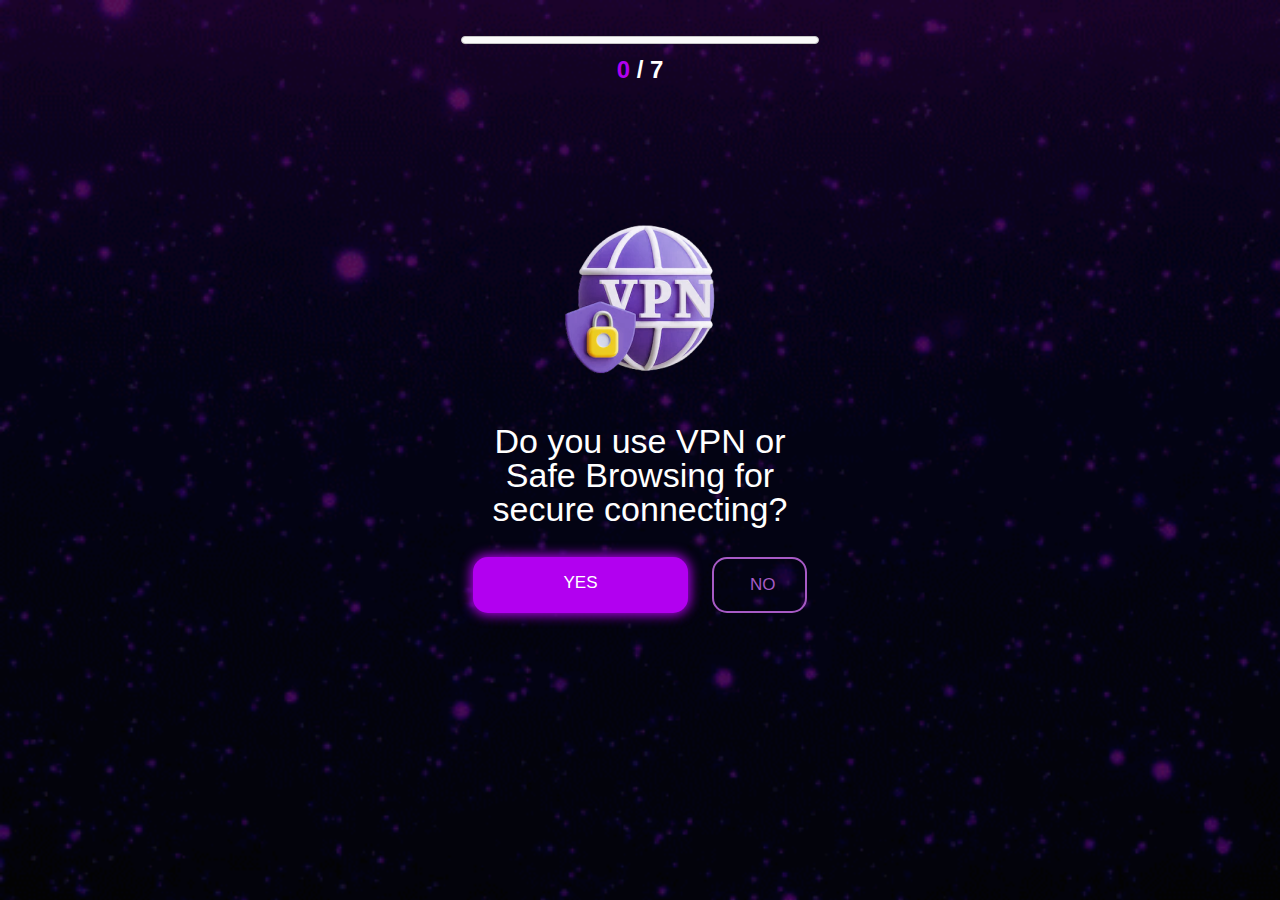
<file: en/questions.html>
<!DOCTYPE html>
<html lang="en">

<head>
    <meta http-equiv="Content-Type" content="text/html; charset=UTF-8">
    <title>Questions</title>
    <meta name="viewport" content="width=device-width, initial-scale=1.0">
    <link rel="shortcut icon" href="../assets_files/favicon.png" type="image/x-icon">

    <link type="text/css" href="../assets_files/style.css" rel="stylesheet">

</head>

<body >
  <div class="div-main">


<!-- Вопросы -->

    <div id="questions_box" class="questions_box">
       
        <div id="progress" class="progress" style="margin-top: 20px;"></div>
        <div id="counter" class="counter" style="margin-top:16px" ></div>
        
        <div class="step" data-step="1">
            <img src="../img/1.png" alt="" style="margin-top: 30%;">
            <h2>Do you use VPN  or Safe Browsing for secure connecting?</h2>
            <div class="" style="display: flex;justify-content: space-around;">

            
            <div class="answer-btn" style="box-shadow: 0px 0px 12px 2px #B200F0; width: 215px;">YES</div>
            <button class="answer-btn" style="width: 95px; border: 2px solid #A75AC5; border-radius: 15px; background: none; color: #A75AC5;">NO</button>
 
        </div>
        </div>
        <div class="step" data-step="2">
            <img src="../img/2.png" alt="" style="margin-top: 30%;">
            <h2>Have you checked the relevance of the OS for a long time?</h2>
            <div class="" style="display: flex;justify-content: space-around;">

            
            <div class="answer-btn" style="box-shadow: 0px 0px 12px 2px #B200F0; width: 215px;">YES</div>
            <button class="answer-btn" style="width: 95px; border: 2px solid #A75AC5; border-radius: 15px; background: none; color: #A75AC5;">NO</button>
 
        </div>
        </div>
        <div class="step" data-step="3">
            <img src="../img/3.png" alt="" style="margin-top: 30%;">
            <h2>Do you lock private photos in Secret folder? </h2>
            <div class="" style="display: flex;justify-content: space-around;">

            
            <div class="answer-btn" style="box-shadow: 0px 0px 12px 2px #B200F0; width: 215px;">YES</div>
            <button class="answer-btn" style="width: 95px; border: 2px solid #A75AC5; border-radius: 15px; background: none; color: #A75AC5;">NO</button>
 
        </div>
        </div>
        <div class="step" data-step="4">
            <img src="../img/4.png" alt="" style="margin-top: 30%;">
            <h2>Have you already blocked annoying ads?</h2>
            <div class="" style="display: flex;justify-content: space-around;">

            
            <div class="answer-btn" style="box-shadow: 0px 0px 12px 2px #B200F0; width: 215px;">YES</div>
            <button class="answer-btn" style="width: 95px; border: 2px solid #A75AC5; border-radius: 15px; background: none; color: #A75AC5;">NO</button>
 
        </div>
        </div>
        <div class="step" data-step="5">
            <img src="../img/5.png" alt="" style="margin-top: 30%;">
            <h2>Have you checked IP, speed and other device info?</h2>
            <div class="" style="display: flex;justify-content: space-around;">

            
            <div class="answer-btn" style="box-shadow: 0px 0px 12px 2px #B200F0; width: 215px;">YES</div>
            <button class="answer-btn" style="width: 95px; border: 2px solid #A75AC5; border-radius: 15px; background: none; color: #A75AC5;">NO</button>
 
        </div>
        </div>
        <div class="step" data-step="6">
            <img src="../img/6.png" alt="" style="margin-top: 30%;">
            <h2>Do you check who can spy your location?</h2>
            <div class="" style="display: flex;justify-content: space-around;">

            
            <div class="answer-btn" style="box-shadow: 0px 0px 12px 2px #B200F0; width: 215px;">YES</div>
            <button class="answer-btn" style="width: 95px; border: 2px solid #A75AC5; border-radius: 15px; background: none; color: #A75AC5;">NO</button>
 
        </div>
        </div>
        <div class="step" data-step="7">
            <img src="../img/7.png" alt="" style="margin-top: 30%;">
            <h2>Have you already cleaned storage from junk?</h2>
            <div class="" style="display: flex;justify-content: space-around;">

            
            <div class="answer-btn" style="box-shadow: 0px 0px 12px 2px #B200F0; width: 215px;">YES</div>
            <button class="answer-btn" style="width: 95px; border: 2px solid #A75AC5; border-radius: 15px; background: none; color: #A75AC5;">NO</button>
 
        </div>
        </div>
        <div id="result-box">
            
            <div class="check_box" >
                <div id="check_box">
                <img class="load" src="../assets_files/load_1.gif" alt="">
                <h2>Analyzing <br> your answers</h2>
                <div class="check_line">

                    <div class="check_no" id="res1_no">
                        <img src="../img/no_check.png" alt="">
                        <div>Choosing the best solution to protect you on the Internet based on your answers</div>
                    </div>
                    <div class="check_yes" id="res1_yes">
                        <img src="../img/check.png" alt="">
                        <div>Choosing the best solution to protect you on the Internet based on your answers</div>
                    </div>
                    <div class="check_no" id="res2_no">
                        <img src="../img/no_check.png" alt="">
                        <div>Personalizing steps to achieve your goals</div>
                    </div>
                    <div class="check_yes" id="res2_yes">
                        <img src="../img/check.png" alt="">
                        <div>Personalizing steps to achieve your goals</div>
                    </div>
                    <div class="check_no" id="res3_no">
                        <img src="../img/no_check.png" alt="">
                        <div>Preparing your personal security functions & reminders</div>
                    </div>
                    <div class="check_yes" id="res3_yes">
                        <img src="../img/check.png" alt="">
                        <div>Preparing your personal security functions & reminders</div>
                    </div>
                    <div class="check_no" id="res4_no">
                        <img src="../img/no_check.png" alt="">
                        <div>Creating your account</div>
                    </div>
                    <div class="check_yes" id="res4_yes">
                        <img src="../img/check.png" alt="">
                        <div>Creating your account</div>
                    </div>
                </div>

                
                
            </div>
            <div id="emeil">
                
                
                <form class="form" action="javascript:void(0)" >
                    <h3>Enter your email to get the results in a few steps:</h3>
                        <input type="email" class="email" autocomplete="email" autocapitalize="none" type="email" inputmode="email" placeholder="example@gmail.com" style="width: 98%;">
                        <div style="height: 50px;">
                            <span class="eerror"></span>
                        </div>
                       
                     
                    <button  type="submit" class="btn-submit butt" style="width: 100%;">Continue</button>
                  </form>

            
            </div>
        </div>
        </div>
      

    </div>
    
</div>

<!-- Скрипт работы  -->
<script src="https://code.jquery.com/jquery-3.6.1.js" integrity="sha256-3zlB5s2uwoUzrXK3BT7AX3FyvojsraNFxCc2vC/7pNI=" crossorigin="anonymous"></script>
    <script>
        ; (function () {
            let questionBox = document.getElementById('questions_box'),
                resultBox = document.getElementById('result-box'),
                progress1= document.getElementById('progress'),
                counter = document.getElementById('counter'),
                progressBar = document.getElementById('progress'),
                steps = questionBox.getElementsByClassName('step'),
                check_box = document.getElementById('check_box'),
                res1_no=document.getElementById('res1_no'),
                res2_no=document.getElementById('res2_no'),
                res3_no=document.getElementById('res3_no'),
                res4_no=document.getElementById('res4_no'),
                res1_yes=document.getElementById('res1_yes'),
                res2_yes=document.getElementById('res2_yes'),
                res3_yes=document.getElementById('res3_yes'),
                res4_yes=document.getElementById('res4_yes'),
                emeil=document.getElementById('emeil'),
                
                
                currentStep = 0,
                progress;
                
            res1_yes.style.display = 'none';  
            res2_yes.style.display = 'none'; 
            res3_yes.style.display = 'none'; 
            res4_yes.style.display = 'none'; 
            
            function questionCounter(el, quant, num) {
                el.innerHTML = '<span></span>' +  num + '<span class="quantity"> / ' + quant + '</span>'
            }
            function questionProgress(el, quant, num) {
                if (!progress) progress = el.appendChild(document.createElement('span'));
                progress.style.right = 100 - (100 / quant * num) + '%';
            }
            for (let i = 0; i < steps.length; i++) {
                steps[i].addEventListener('click', function (e) {
                    if (e.target.classList.contains('answer-btn')
                        && e.currentTarget.dataset.step !== currentStep) {
                        currentStep = e.currentTarget.dataset.step;
                        questionProgress(progressBar, steps.length, currentStep);
                        questionCounter(counter, steps.length, currentStep);
                        e.currentTarget.style.display = 'none';
                        if (steps[currentStep]) {
                            steps[currentStep].style.display = 'block';
                        }
                        else {
                            
                            resultBox.style.display = 'block';
                            setTimeout(function(){
                            res1_no.style.display = 'none';  
                            res1_yes.style.display = 'flex'; 

                            },1000)
                            setTimeout(function(){
                            res2_no.style.display = 'none';  
                            res2_yes.style.display = 'flex'; 

                            },2000)
                            setTimeout(function(){
                            res3_no.style.display = 'none';  
                            res3_yes.style.display = 'flex'; 

                            },3000)
                            setTimeout(function(){
                            res4_no.style.display = 'none';  
                            res4_yes.style.display = 'flex'; 

                            },4000)
                             
                            let timer = setTimeout(function () {
                                
                                    
                                check_box.style.display = 'none'; 
                                emeil.style.display = 'flex'; 
                                

                                
                            }, 6000);
                        }
                    }
                })
            }
            steps[currentStep].style.display = 'block';
            questionProgress(progressBar, steps.length, currentStep);
            questionCounter(counter, steps.length, currentStep);
        })();

        $(function() {
  $(".btn-submit").on("click", validate);
 
  // Validate email
  function validateEmail(email) {
    var re = /[a-z0-9!#$%&'*+/=?^_`{|}~-]+(?:\.[a-z0-9!#$%&'*+/=?^_`{|}~-]+)*@(?:[a-z0-9](?:[a-z0-9-]*[a-z0-9])?\.)+[a-z0-9](?:[a-z0-9-]*[a-z0-9])?/;
    return re.test(String(email).toLowerCase());
  }
   
  // send form
  function sendForm() {
    setTimeout(function(){
        
        window.location.href = "./land.html"

                            },1000)
    
  }
 
  // validate email and send form after success validation
  function validate() {
    var email = $(".email").val();
    var $error = $(".eerror");
    $error.text("");
 
    if (validateEmail(email)) {
      $error.fadeOut();
      sendForm();
    } else {
      $error.fadeIn();
      $error.text('Input error. Enter type "yourname@email.com"');
    }
    return false;
  }
});
    </script>

</body>

</html>
</file>
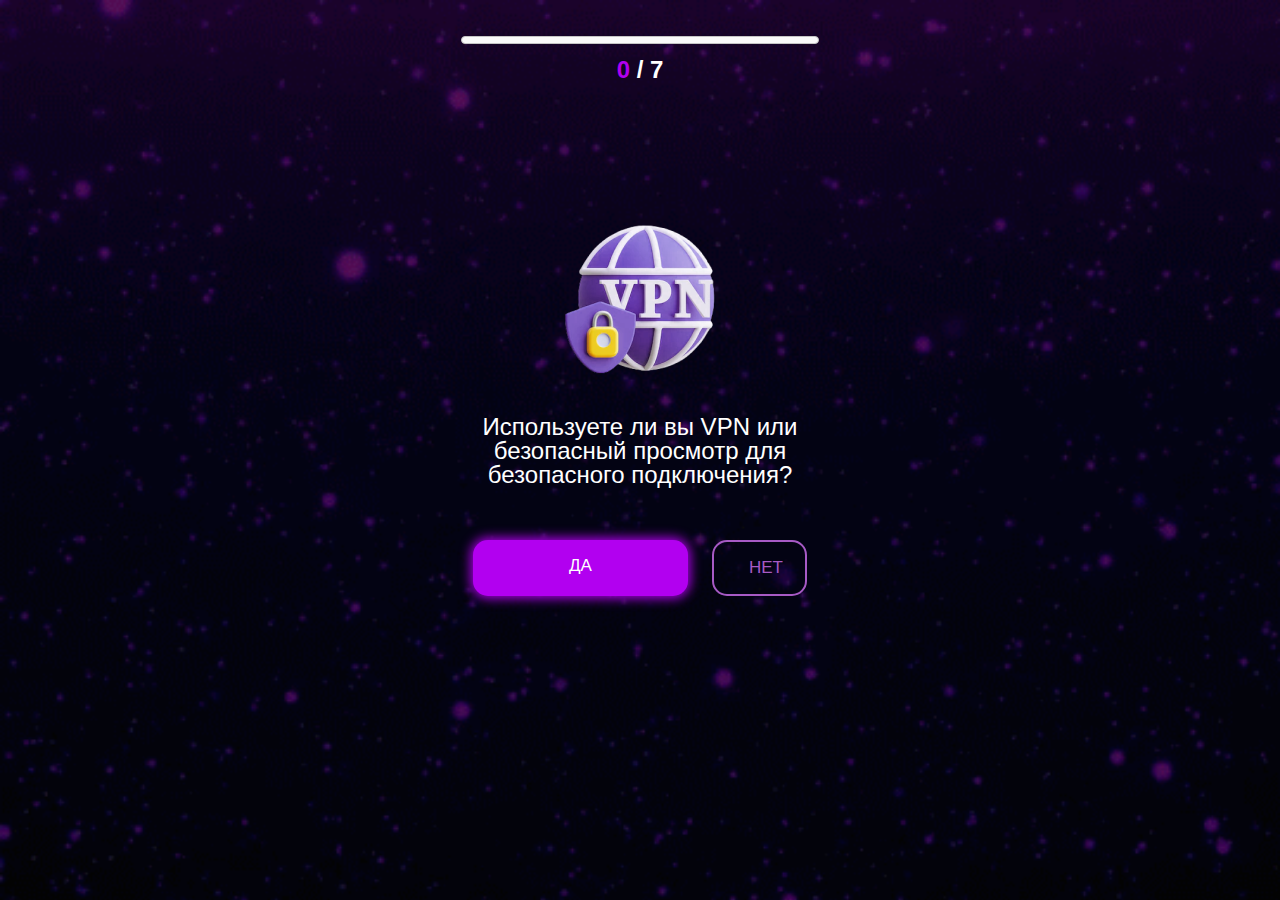
<file: ru/questions.html>
<!DOCTYPE html>
<html lang="en">

<head>
    <meta http-equiv="Content-Type" content="text/html; charset=UTF-8">
    <title>Вопросы</title>
    <meta name="viewport" content="width=device-width, initial-scale=1.0">
    <link rel="shortcut icon" href="../assets_files/favicon.png" type="image/x-icon">

    <link type="text/css" href="../assets_files/style.css" rel="stylesheet">

</head>

<body >
  <div class="div-main">


<!-- Вопросы -->

    <div id="questions_box" class="questions_box">
       
        <div id="progress" class="progress" style="margin-top: 20px;"></div>
        <div id="counter" class="counter" style="margin-top:16px" ></div>
        
        <div class="step" data-step="1">
            <img src="../img/1.png" alt="" style="margin-top: 30%;">
            <h2 style="font-size: 24px;">Используете ли вы VPN или безопасный просмотр для безопасного подключения?</h2>
            <div class="" style="display: flex;justify-content: space-around;">

            
            <div class="answer-btn" style="box-shadow: 0px 0px 12px 2px #B200F0; width: 215px;">ДА</div>
<div class="answer-btn" style="width: 95px; border: 2px solid #A75AC5; border-radius: 15px; background: none; color: #A75AC5;">
                <span style="position: relative; left: -1px;">НЕТ</span>
                </div> 
        </div>
        </div>
        <div class="step" data-step="2">
            <img src="../img/2.png" alt="" style="margin-top: 30%;">
            <h2 style="font-size: 24px;">Вы давно проверяли актуальность ОС?</h2>
            <div class="" style="display: flex;justify-content: space-around;">

            
            <div class="answer-btn" style="box-shadow: 0px 0px 12px 2px #B200F0; width: 215px;">ДА</div>
<div class="answer-btn" style="width: 95px; border: 2px solid #A75AC5; border-radius: 15px; background: none; color: #A75AC5;">
                <span style="position: relative; left: -1px;">НЕТ</span>
                </div> 
        </div>
        </div>
        <div class="step" data-step="3">
            <img src="../img/3.png" alt="" style="margin-top: 30%;">
            <h2 style="font-size: 24px;">Вы защищаете личные фотографии в секретной папке?</h2>
            <div class="" style="display: flex;justify-content: space-around;">

            
            <div class="answer-btn" style="box-shadow: 0px 0px 12px 2px #B200F0; width: 215px;">ДА</div>
            <div class="answer-btn" style="width: 95px; border: 2px solid #A75AC5; border-radius: 15px; background: none; color: #A75AC5;">
                <span style="position: relative; left: -1px;">НЕТ</span>
                </div>
 
        </div>
        </div>
        <div class="step" data-step="4">
            <img src="../img/4.png" alt="" style="margin-top: 30%;">
            <h2 style="font-size: 24px;">Вы уже заблокировали надоедливую рекламу?</h2>
            <div class="" style="display: flex;justify-content: space-around;">

            
            <div class="answer-btn" style="box-shadow: 0px 0px 12px 2px #B200F0; width: 215px;">ДА</div>
<div class="answer-btn" style="width: 95px; border: 2px solid #A75AC5; border-radius: 15px; background: none; color: #A75AC5;">
                <span style="position: relative; left: -1px;">НЕТ</span>
                </div> 
        </div>
        </div>
        <div class="step" data-step="5">
            <img src="../img/5.png" alt="" style="margin-top: 30%;">
            <h2 style="font-size: 24px;">Вы проверили IP, скорость и другую информацию об устройстве?</h2>
            <div class="" style="display: flex;justify-content: space-around;">

            
            <div class="answer-btn" style="box-shadow: 0px 0px 12px 2px #B200F0; width: 215px;">ДА</div>
<div class="answer-btn" style="width: 95px; border: 2px solid #A75AC5; border-radius: 15px; background: none; color: #A75AC5;">
                <span style="position: relative; left: -1px;">НЕТ</span>
                </div> 
        </div>
        </div>
        <div class="step" data-step="6">
            <img src="../img/6.png" alt="" style="margin-top: 30%;">
            <h2 style="font-size: 24px;">Вы проверяете, кто может шпионить за вашим местоположением?</h2>
            <div class="" style="display: flex;justify-content: space-around;">

            
            <div class="answer-btn" style="box-shadow: 0px 0px 12px 2px #B200F0; width: 215px;">ДА</div>
<div class="answer-btn" style="width: 95px; border: 2px solid #A75AC5; border-radius: 15px; background: none; color: #A75AC5;">
                <span style="position: relative; left: -1px;">НЕТ</span>
                </div> 
        </div>
        </div>
        <div class="step" data-step="7">
            <img src="../img/7.png" alt="" style="margin-top: 30%;">
            <h2 style="font-size: 24px;">Вы уже почистили хранилище от хлама?</h2>
            <div class="" style="display: flex;justify-content: space-around;">

            
            <div class="answer-btn" style="box-shadow: 0px 0px 12px 2px #B200F0; width: 215px;">ДА</div>
<div class="answer-btn" style="width: 95px; border: 2px solid #A75AC5; border-radius: 15px; background: none; color: #A75AC5;">
                <span style="position: relative; left: -1px;">НЕТ</span>
                </div> 
        </div>
        </div>
        <div id="result-box">
            
            <div class="check_box" >
                <div id="check_box">
                <img class="load" src="../assets_files/load_1.gif" alt="">
                <h2>Анализ <br> ваших ответов</h2>
                <div class="check_line">

                    <div class="check_no" id="res1_no">
                        <img src="../img/no_check.png" alt="">
                        <div>Выбор лучшего решения для вашей защиты в Интернете на основе ваших ответов</div>
                    </div>
                    <div class="check_yes" id="res1_yes">
                        <img src="../img/check.png" alt="">
                        <div>Выбор лучшего решения для вашей защиты в Интернете на основе ваших ответов</div>
                    </div>
                    <div class="check_no" id="res2_no">
                        <img src="../img/no_check.png" alt="">
                        <div>Персонализация шагов для достижения ваших целей</div>
                    </div>
                    <div class="check_yes" id="res2_yes">
                        <img src="../img/check.png" alt="">
                        <div>Персонализация шагов для достижения ваших целей</div>
                    </div>
                    <div class="check_no" id="res3_no">
                        <img src="../img/no_check.png" alt="">
                        <div>Подготовка ваших личных функций безопасности и напоминаний</div>
                    </div>
                    <div class="check_yes" id="res3_yes">
                        <img src="../img/check.png" alt="">
                        <div>Подготовка ваших личных функций безопасности и напоминаний</div>
                    </div>
                    <div class="check_no" id="res4_no">
                        <img src="../img/no_check.png" alt="">
                        <div>Создание учетной записи</div>
                    </div>
                    <div class="check_yes" id="res4_yes">
                        <img src="../img/check.png" alt="">
                        <div>Создание учетной записи</div>
                    </div>
                </div>

                
                
            </div>
            <div id="emeil">
                
                
                <form class="form" action="javascript:void(0)" >
                    <h3>Введите свой адрес электронной почты, чтобы получить результаты в несколько шагов:</h3>
                        <input type="email" class="email" autocomplete="email" autocapitalize="none" type="email" inputmode="email" placeholder="example@gmail.com" style="width: 98%;">
                        <div style="height: 50px;">
                            <span class="eerror"></span>
                        </div>
                       
                     
                    <button  type="submit" class="btn-submit butt" style="width: 100%;">Продолжить</button>
                  </form>

            
            </div>
        </div>
        </div>
      

    </div>
    
</div>

<!-- Скрипт работы  -->
<script src="https://code.jquery.com/jquery-3.6.1.js" integrity="sha256-3zlB5s2uwoUzrXK3BT7AX3FyvojsraNFxCc2vC/7pNI=" crossorigin="anonymous"></script>
    <script>
        ; (function () {
            let questionBox = document.getElementById('questions_box'),
                resultBox = document.getElementById('result-box'),
                progress1= document.getElementById('progress'),
                counter = document.getElementById('counter'),
                progressBar = document.getElementById('progress'),
                steps = questionBox.getElementsByClassName('step'),
                check_box = document.getElementById('check_box'),
                res1_no=document.getElementById('res1_no'),
                res2_no=document.getElementById('res2_no'),
                res3_no=document.getElementById('res3_no'),
                res4_no=document.getElementById('res4_no'),
                res1_yes=document.getElementById('res1_yes'),
                res2_yes=document.getElementById('res2_yes'),
                res3_yes=document.getElementById('res3_yes'),
                res4_yes=document.getElementById('res4_yes'),
                emeil=document.getElementById('emeil'),
                
                
                currentStep = 0,
                progress;
                
            res1_yes.style.display = 'none';  
            res2_yes.style.display = 'none'; 
            res3_yes.style.display = 'none'; 
            res4_yes.style.display = 'none'; 
            
            function questionCounter(el, quant, num) {
                el.innerHTML = '<span></span>' +  num + '<span class="quantity"> / ' + quant + '</span>'
            }
            function questionProgress(el, quant, num) {
                if (!progress) progress = el.appendChild(document.createElement('span'));
                progress.style.right = 100 - (100 / quant * num) + '%';
            }
            for (let i = 0; i < steps.length; i++) {
                steps[i].addEventListener('click', function (e) {
                    if (e.target.classList.contains('answer-btn')
                        && e.currentTarget.dataset.step !== currentStep) {
                        currentStep = e.currentTarget.dataset.step;
                        questionProgress(progressBar, steps.length, currentStep);
                        questionCounter(counter, steps.length, currentStep);
                        e.currentTarget.style.display = 'none';
                        if (steps[currentStep]) {
                            steps[currentStep].style.display = 'block';
                        }
                        else {
                            
                            resultBox.style.display = 'block';
                            setTimeout(function(){
                            res1_no.style.display = 'none';  
                            res1_yes.style.display = 'flex'; 

                            },1000)
                            setTimeout(function(){
                            res2_no.style.display = 'none';  
                            res2_yes.style.display = 'flex'; 

                            },2000)
                            setTimeout(function(){
                            res3_no.style.display = 'none';  
                            res3_yes.style.display = 'flex'; 

                            },3000)
                            setTimeout(function(){
                            res4_no.style.display = 'none';  
                            res4_yes.style.display = 'flex'; 

                            },4000)
                             
                            let timer = setTimeout(function () {
                                
                                    
                                check_box.style.display = 'none'; 
                                emeil.style.display = 'flex'; 
                                

                                
                            }, 6000);
                        }
                    }
                })
            }
            steps[currentStep].style.display = 'block';
            questionProgress(progressBar, steps.length, currentStep);
            questionCounter(counter, steps.length, currentStep);
        })();

        $(function() {
  $(".btn-submit").on("click", validate);
 
  // Validate email
  function validateEmail(email) {
    var re = /[a-z0-9!#$%&'*+/=?^_`{|}~-]+(?:\.[a-z0-9!#$%&'*+/=?^_`{|}~-]+)*@(?:[a-z0-9](?:[a-z0-9-]*[a-z0-9])?\.)+[a-z0-9](?:[a-z0-9-]*[a-z0-9])?/;
    return re.test(String(email).toLowerCase());
  }
   
  // send form
  function sendForm() {
    setTimeout(function(){
        
        window.location.href = "./land.html"

                            },1000)
    
  }
 
  // validate email and send form after success validation
  function validate() {
    var email = $(".email").val();
    var $error = $(".eerror");
    $error.text("");
 
    if (validateEmail(email)) {
      $error.fadeOut();
      sendForm();
    } else {
      $error.fadeIn();
      $error.text('Ошибка ввода. Введите типу "yourname@email.com"');
    }
    return false;
  }
});
    </script>

</body>

</html>
</file>
<file: assets_files/style.css>
* {
    -webkit-box-sizing: border-box;
    -moz-box-sizing: border-box;
    box-sizing: border-box;
}

body{
    display: -webkit-box;
    display: -webkit-flex;
    display: -ms-flexbox;
    display: flex;
    -webkit-box-pack: center;
    -webkit-justify-content: center;
    -ms-flex-pack: center;
    justify-content: center;

    margin: 0;
    min-height: 100%;
    background-color: #fff;
    font-family: Arial,sans-serif;
    font-size: 14px;
    line-height: 20px;
    color: #333;
    background: black;
    background-image: url(../img/bg.gif);
    background-repeat: no-repeat;
    background-size: cover;
    height: auto;

}
.div-main{
    display: -webkit-box;
    display: -webkit-flex;
    display: -ms-flexbox;
    display: flex;
    width: 100%;
    max-width: 430px;
    
    padding-right: 20px;
    padding-left: 20px;
    -webkit-box-orient: vertical;
    -webkit-box-direction: normal;
    -webkit-flex-direction: column;
    -ms-flex-direction: column;
    flex-direction: column;
    -webkit-box-pack: justify;
    -webkit-justify-content: space-between;
    -ms-flex-pack: justify;
    justify-content: space-between;
    -webkit-box-align: stretch;
    -webkit-align-items: stretch;
    -ms-flex-align: stretch;
    flex-wrap: wrap;
    align-items: center;
}
/* .div-main {
    display: flex;
    width: 100%;
    max-width: 430px;
    height: 100vh;
    -webkit-box-orient: vertical;
    -webkit-box-direction: normal;
    -webkit-flex-direction: column;
    -ms-flex-direction: column;
    flex-direction: column;
    -webkit-box-align: center;
    -webkit-align-items: center;
    -ms-flex-align: center;
    align-items: center;
    
    justify-content: space-between;
} */

.div-main h1{
    margin-top: 40px;
    font-size: 34px;
    color: #ffffff;
    font-weight: bold;
    text-align: center;
    text-transform: uppercase;
    line-height: 100%;
}
.div-main p{
    font-size: 17px;
    color: #ffffff;
    font-weight: bold;
    text-align: center;
}

.butt {
   
        display: flex;
        width: 340px;
        height: 64px;
        -webkit-box-pack: center;
        -webkit-justify-content: center;
        -ms-flex-pack: center;
        justify-content: center;
        -webkit-box-align: center;
        -webkit-align-items: center;
        -ms-flex-align: center;
        align-items: center;
        font-size: 17px;
        text-transform: uppercase;
        color: black;
        background-color: #a75ac4;
       font-weight: 600;
        box-shadow: 0px 0px 12px 2px #B200F0;
        border-radius: 15px;
        cursor: pointer;
    
}
a{
    text-decoration: none;
}
.pp {
    display: flex;
    justify-content: space-around;
    align-items: center;
}
.pp{
    display: flex;

    color: #909090;
    line-height: 60px;
}
.cher{
    width: 2px;
    height: 16px;
    background-color: #909090;
    margin-left: 5px;
    margin-right: 5px;
}

.pp a{
    color: #909090;
    line-height: 60px;
}



#contentwrapper {
    padding-top: 140px;
}

.questions_box {
    font-family: Helvetica,Arial,sans-serif;
    text-align: center;
    box-sizing: border-box;
    width: 100%;
    max-width: 480px;
    padding: 16px;
    margin: 0 auto;
}

.counter {
    font-weight: 600;
    text-transform: uppercase;
    text-align: center;
    font-size: 24px;
    color: #B200F0;
}

.counter span{
    font-weight: 400;
    font-size: 17px;
    color: #222;
}
.counter .quantity {
    
    font-size: 24px;
    color: rgb(255, 255, 255);
    font-weight: 600;
}

#questions_box .step {
    display: none;
}

#result-box {
    display: none;
}

#progress {
    height: 8px;
    padding: 0;
    margin: 0;
    font-size: 0;
    position: relative;
    border: 1px solid #c4c4c4;
    background: #fafafa;
    box-sizing: border-box;
    overflow: hidden;
    border-radius: 10px;
}

#progress span {
    position: absolute;
    top: 0;
    bottom: 0;
    left: 0;
    padding: 0;
    margin: 0;
    font-size: 0;
    max-width: 100% !important;
    background: #562E5C;
    -webkit-transition: right 1s ease 0.2s;
    -moz-transition: right 1s ease 0.2s;
    -o-transition: right 1s ease 0.2s;
    transition: right 1s ease 0.2s;
}

.answer-btn {
    transition: all ease 0.1s;
    top: 0;
    
    font-weight: 400;
    font-size: 17px;
    text-align: center;
    border-top: none;
    border-left: none;
    border-right: none;
    overflow: hidden;
    border-radius: 15px;
    color: #fff;
    padding: 16px 36px;

    width: 100%;
    position: relative;
    background: #B200F0;
   
    
    text-transform: uppercase;
    transition: background-color 0.5s ease-out;
    
}



.questions_box img.load {

    width: 64px;
    height: auto;
}

.questions_box h2{
    
    line-height: 100%;
    height: 105px;
    font-weight: normal;
    font-size: 34px;
    color: #ffffff;
}

.check_box{
    height: auto;
    padding: 10px;
    background: #121C41;
    border-radius: 14px;
    border: 2px solid #A75AC5;
    display: flex;
    align-items: center;
    margin-top: 30%;
}
input{
   
    height: 60px;
    font-size: 14px;
    border-radius: 14px;

    
}

.check_line{
    color: #61636a;
    text-align: left !important;
    margin-left: 8px;
}

.check_no{
    display: flex;
    align-items: flex-start;
    color: #61636a;
    font-size: 17px;
    margin-bottom: 10px;
    }
    .check_yes{
        display: flex;
        align-items: flex-start;
        color: #A75AC5;
        font-size: 17px;
        margin-bottom: 10px;
        }
    .check_no img{
        margin-right: 8px;
    }    .check_yes img{
        margin-right: 8px;
    }
#emeil{
    display: none;
    align-items: center;
    flex-wrap: wrap;
    justify-content: center;
}
h3{
    text-align: left;
    color: white;
    font-size: 24px;
    line-height: 100%;
}
.eerror{
    color: red;
    top: 7px;

    position: relative;
}
.error {
    width: 100%;
    height: 300px;
    background: url("../img/first.png");
}


/* land */

.row{
    
    padding-top: 100px !important;
    padding-bottom: 20px !important;
   
}
.sect_item{
    display: flex;
    flex-wrap: wrap;
    align-content: center;
    justify-content: center;
    
}
.tittle{
    margin-top: 40px;
    margin-bottom: 40px;
    text-align: center;
}
.land_img img{
    width: 350px;
    
}
/* .land_list_item img{
    width: 250px;
} */
.fi_img{
    width: 450px;
}
.offer_img{
    width: 600px;
}
h1{
    font-size: 34px;
    color: white;
    line-height: 100%;
    
}
.land_text{
    text-align: left;
}
.land_text h1{
    margin-bottom: 
    10px;
}
.land_text h2{
    margin-bottom: 20px;
    font-size: 24px;
    color: white;
    line-height: 100%;
}
.sec_tit_big{
    font-size: 50px;
    line-height: 100%;
    margin-top: 30px;
    margin-bottom: 0px;
    text-align: center;
}
.land_list_item{
        display: flex;
        align-items: center;
        color: white;
        margin-bottom: 10px;
}
.land_list_item img{
    margin-right: 8px;
}
.reviews_review_card__d8-ep {
    width: 320px;
    box-sizing: border-box;
    background-color: #fff;
    color: #000;
    border-radius: 5px;
    padding: 20px;
    box-shadow: 0 10px 70px rgb(0 0 0 / 10%);
    margin-bottom: 40px;
}
.reviews_review_header__2IMg2 {
    display: -webkit-flex;
    display: flex;
    -webkit-align-items: center;
    align-items: center;
    margin-bottom: 20px;
}
.reviews_review_text__2866J {
    font-size: 13px;
    line-height: 23px;
}
.reviews_review_avatar__1O_x- {
    width: 50px;
    margin-right: 15px;
}
.reviews_bold__1SM9N {
    font-weight: 700;
}
.reviews_reviewer_name__bzhGf {
    font-size: 12px;
    padding-top: 5px;
}



/* 00 */
.pay_safe_dotted_border__2wvFz {
    border-radius: 4px;
    border: 1px dashed #fff;
    width: 680px;
    min-height: 121px;
    margin: 60px auto 0;
}
.pay_safe_lock_icon_and_text__2opcf {
    display: -webkit-flex;
    display: flex;
    -webkit-justify-content: center;
    justify-content: center;
    -webkit-align-items: center;
    align-items: center;
    margin-top: 20px;
    margin-bottom: 15px;
}
.pay_safe_lock_icon__2BYMh {
    width: 16px;
    height: 20px;
    fill: #fff;
    margin-right: 15px;
}

.pay_safe_payment_logos__3vfLE {
    display: block;
    width: 530px;
    height: 60px;
    background: url("../img/Payment_logos.9bb5177a.png") no-repeat;
    background-size: contain;
    margin: 0 auto;
}
h5{
    color: white;
}

/* Offer row */

.offer_sq{
    width: 370px;
    height: 90px;
    background: #dafa8d;
    border-radius: 4px;
    display: flex;
    margin-bottom: 40px;
}
.offer_sq_1{
    width: 55%;
    background: white;
    position: relative;
    padding: 20px;
    border-radius: 4px;
}
.offer_sq_2{
    width: 45%;
    border-radius: 4px;
    padding: 20px;
}
.offer_sq_2 h1{

    font-size: 30px !important;
    font-weight: bold;
    text-align: center;
}
#offer_price{
    position: absolute;
    width: 100px;
    height: 30px;
    line-height: 30px;
    text-align: center;
    background: #dafa8d;
    font-weight: bold;
    border-radius: 20px;
    left: calc(50% - 50% / 2);
    top: -15px;
}
.offer_sq h1{
    font-size: 18px;
    font-weight: bold;
    margin-bottom: 4px;
    color: black;

}
.offer_sq p{
    color: black;
    font-size: 12px;
}
.offer .butt{
    margin-top: 40px;
    margin-bottom: 40px;

}
.del_price{
    color: rgb(53, 53, 53);
    font-size: 12px;
    text-decoration:line-through;
}
.gradient{
    width: 340px;
	background: linear-gradient(-45deg,#5683DC, #AF31F6, #AF31F6 ,  #5683DC);
	background-size: 400% 400%;
	
	  
  animation: an_gradient 2s ease-in-out infinite;
}

@keyframes an_gradient {
	0% {
		background-position: 0% 50%;
	}
	50% {
		background-position: 100% 50%;
	}
	100% {
		background-position: 0% 50%;
	}
}
/* Модальное */







/*  */
 
 a {
    color: white !important;
 }


 .col-sm-12{
    justify-content: center !important;
 }


 /* bu line */

 .timer_line{
    z-index: 5;
    width: 100%;
height: 90px;
background: rgba(0, 0, 0, 0.984);
position: fixed;
bottom: 0;
display: flex;
align-items: center;
justify-content: center;
  

}
.timer_line h2{
    color: white;
    font-size: 20px;
    margin-right: 10px;
}
.butt_m{
            width: 300px;
            height: 50px;
            text-align: center;
            line-height: 50px;
            background: #a75ac4;
            color: #000;
            font-weight: bold;
            border-radius: 180px;
            margin-left: 10px;
    }

.no_save{
    display: none;
}
 /* Адаптация */

 @media (max-width:480px) {
    .land_text h2 {
        text-align: center;
        margin-bottom: 20px;
        font-size: 24px;
        color: white;
        line-height: 100%;
    }
    .timer_line h2{
        color: white;
        font-size: 10px;
        margin-right: 10px;
    }
    .butt_m{
        width: 150px;
        height: 50px;
        text-align: center;
        line-height: 50px;
        background: #a75ac4;
        color: #000;
        font-weight: bold;
        border-radius: 180px;
        margin-left: 10px;
        font-size: 15px;
}
    .container{
        padding-left: 20px;
        padding-right: 20px;
    }
    .row{
        
            padding-top: 30px !important;
            padding-bottom: 20px !important;
        
      
        border-bottom: 1px dashed #FFFFFF;
    }
    .offer_sq{
        width: 100%;
        height: 90px;
        background: #dafa8d;
        border-radius: 4px;
    }
    .pay_safe_payment_logos__3vfLE{
        width: 100%;
    }
    .sect_item {
 
        justify-content: center;
    }
    .sect_item img{
        justify-content: center;
    }
    .land_text{
        margin-top: 20px;
    }
    .land_text h1 {
        margin-bottom: 4px;
        text-align: center;
    }
    .land_list_item img {
        margin-right: 20px;
    }
    .fi_img {
        width: 350px;
        
    }
    .offer_img {
        width: 350px;
       
        margin-bottom: 20px;
    }
    .offer .butt {
        margin: 0 auto;
        margin-top: 40px;
        margin-bottom: 40px;
    }
    .land_list_item div{
        text-align: center;
    }

 }
</file>
